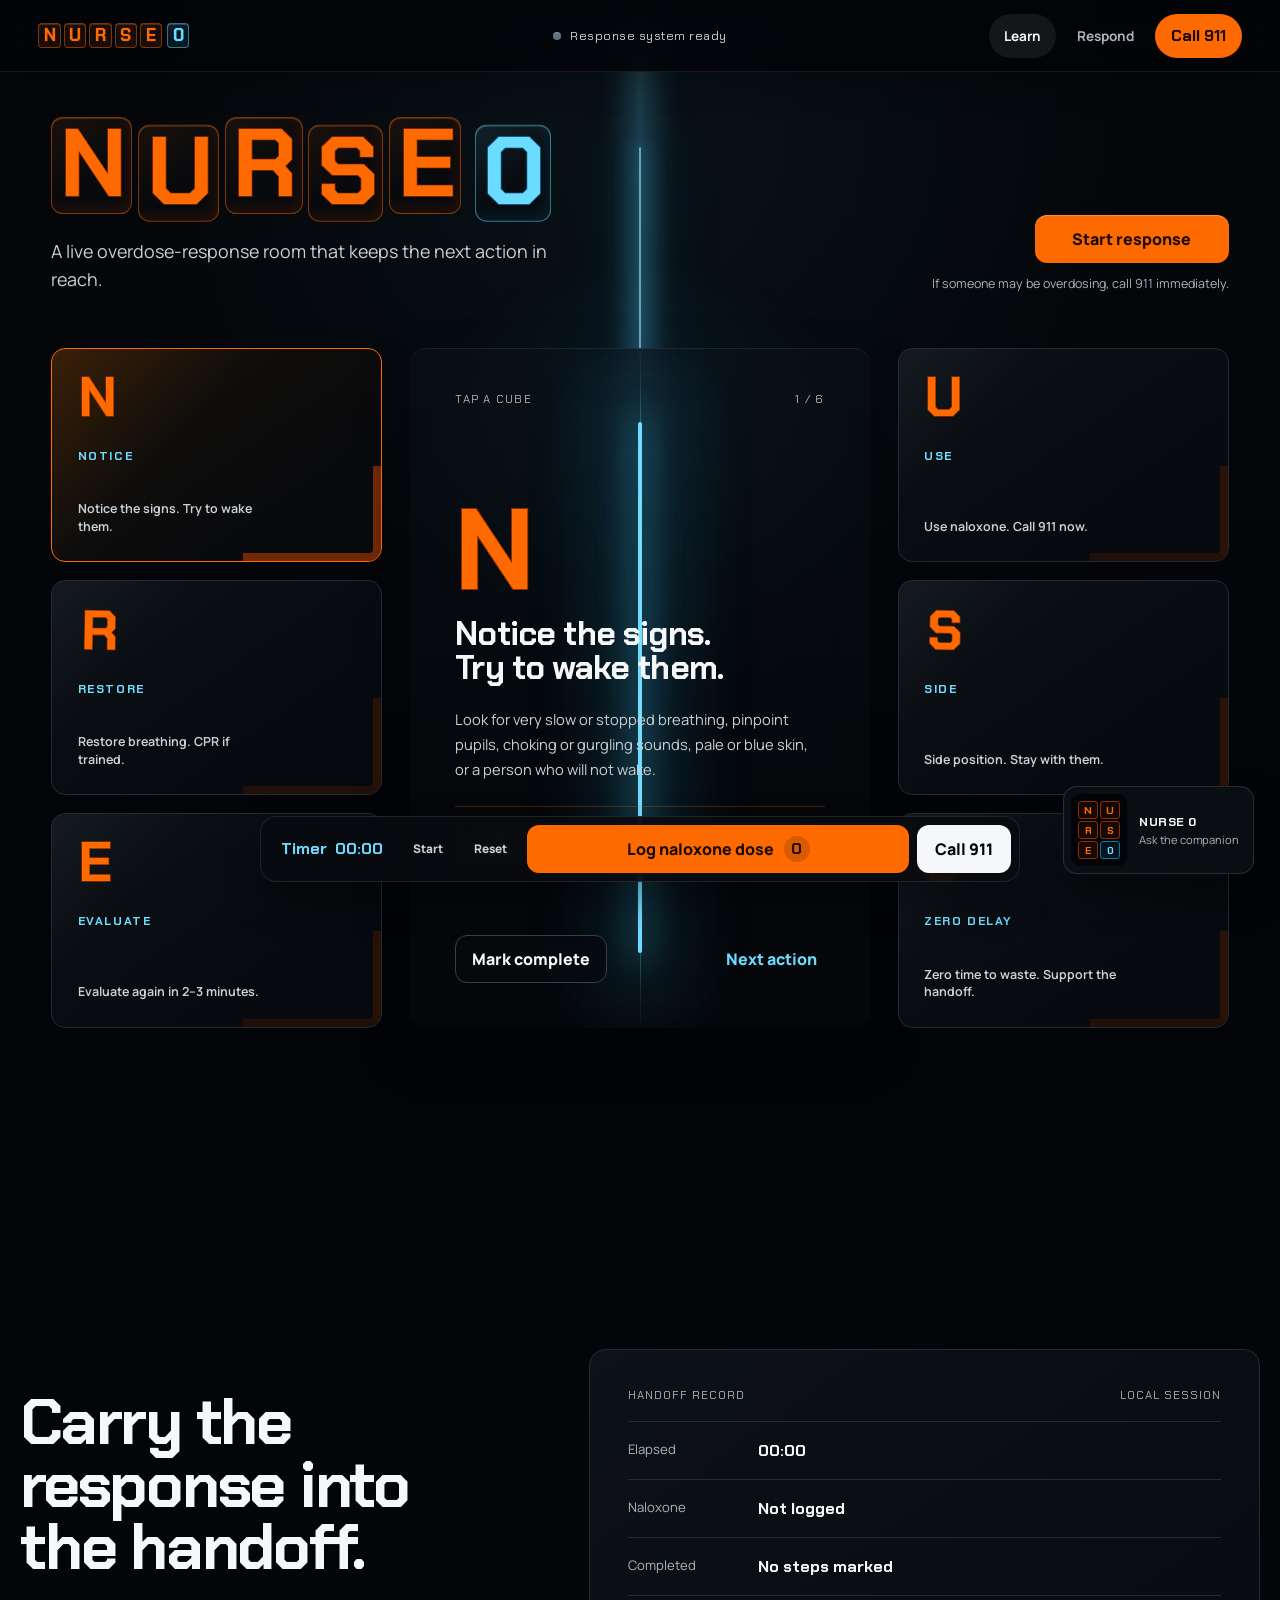
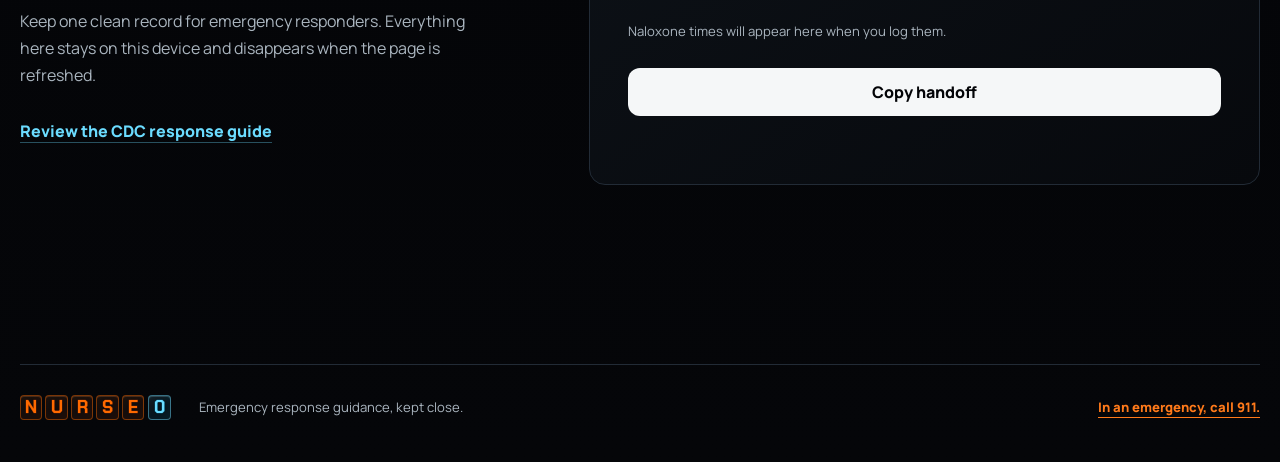
<file: index.html>
<!doctype html>
<html lang="en">
  <head>
    <meta charset="utf-8" />
    <meta name="viewport" content="width=device-width, initial-scale=1, viewport-fit=cover" />
    <meta name="theme-color" content="#030407" />
    <meta name="description" content="NURSE 0 keeps overdose response steps, a timer, and an emergency handoff within reach." />
    <title>NURSE 0 | Overdose Response Companion</title>
    <link rel="preconnect" href="https://fonts.googleapis.com" />
    <link rel="preconnect" href="https://fonts.gstatic.com" crossorigin="" />
    <link href="https://fonts.googleapis.com/css2?family=Chakra+Petch:wght@500;600;700&family=Manrope:wght@400;500;600;700;800&display=swap" rel="stylesheet" />
    <link rel="stylesheet" href="nurse.css" />
    <script src="nurse.js" defer></script>
  </head>
  <body data-initial-mode="explore">
    <!--
      THESIS: The emergency protocol is the interface; no conventional hero or page stack.
      OWN-WORLD: Glossy midnight surfaces, rich orange response cubes, one cool-blue signal spine.
      STORY: Recognize NURSE 0, choose the next step, time the response, and hand off cleanly.
      FIRST VIEWPORT: Six letter cubes orbit a full-height live guidance core with 911 always visible.
      FORM: Response chamber; the user's recording and marked cube reference pin the direction.
    -->
    <a class="skip-link" href="#response-room">Skip to response room</a>

    <main class="nurse-shell">
      <header class="top-rail">
        <a class="brand-link" href="index.html" aria-label="NURSE home">
          <span class="nurse-mark nurse-mark--compact" aria-hidden="true">
            <span>N</span><span>U</span><span>R</span><span>S</span><span>E</span><span class="nurse-mark__zero">0</span>
          </span>
        </a>
        <div class="top-rail__status" aria-live="polite">
          <span class="status-pip" data-status-pip></span>
          <span data-status>Response system ready</span>
        </div>
        <nav class="top-rail__nav" aria-label="Primary navigation">
          <button type="button" class="rail-link is-active" data-mode="explore">Learn</button>
          <button type="button" class="rail-link" data-mode="respond">Respond</button>
          <a class="call-link" href="tel:911" aria-label="Call 911"><span>Call 911</span></a>
        </nav>
      </header>

      <section id="response-room" class="response-room" aria-labelledby="response-title">
        <div class="signal-field" aria-hidden="true">
          <div class="signal-field__beam"></div>
          <div class="signal-field__core"></div>
        </div>

        <div class="room-intro">
          <div>
            <h1 id="response-title">
              <span class="sr-only">NURSE zero.</span>
              <span class="nurse-mark" aria-hidden="true">
                <span>N</span><span>U</span><span>R</span><span>S</span><span>E</span><span class="nurse-mark__zero">0</span>
              </span>
            </h1>
            <p class="room-intro__lede">A live overdose-response room that keeps the next action in reach.</p>
          </div>
          <div class="room-intro__actions">
            <button type="button" class="primary-action" data-start>Start response</button>
            <p>If someone may be overdosing, call 911 immediately.</p>
          </div>
        </div>

        <div class="chamber-layout">
          <div class="step-bank step-bank--left" role="list" aria-label="NURSE steps one, three, and five">
            <button type="button" role="listitem" class="step-cube is-selected" data-step="0" aria-pressed="true">
              <span class="step-cube__cap"><span class="step-cube__letter">N</span><span class="step-cube__done" data-done hidden>Done</span></span>
              <span class="step-cube__name">Notice</span>
              <span class="step-cube__short">Notice the signs. Try to wake them.</span>
              <span class="step-cube__edge" aria-hidden="true"></span>
            </button>
            <button type="button" role="listitem" class="step-cube" data-step="2" aria-pressed="false">
              <span class="step-cube__cap"><span class="step-cube__letter">R</span><span class="step-cube__done" data-done hidden>Done</span></span>
              <span class="step-cube__name">Restore</span>
              <span class="step-cube__short">Restore breathing. CPR if trained.</span>
              <span class="step-cube__edge" aria-hidden="true"></span>
            </button>
            <button type="button" role="listitem" class="step-cube" data-step="4" aria-pressed="false">
              <span class="step-cube__cap"><span class="step-cube__letter">E</span><span class="step-cube__done" data-done hidden>Done</span></span>
              <span class="step-cube__name">Evaluate</span>
              <span class="step-cube__short">Evaluate again in 2–3 minutes.</span>
              <span class="step-cube__edge" aria-hidden="true"></span>
            </button>
          </div>

          <article class="response-core" aria-live="polite" aria-labelledby="active-step-title">
            <div class="response-core__signal" aria-hidden="true"><span></span></div>
            <div class="response-core__topline"><span data-guidance-label>Tap a cube</span><span data-step-count>1 / 6</span></div>
            <div class="response-core__content" data-core-content>
              <span class="response-core__letter" data-core-letter aria-hidden="true">N</span>
              <h2 id="active-step-title" data-core-title>Notice the signs. Try to wake them.</h2>
              <p data-core-detail>Look for very slow or stopped breathing, pinpoint pupils, choking or gurgling sounds, pale or blue skin, or a person who will not wake.</p>
              <div class="response-core__cue"><span data-core-cue>Shout their name. Rub your knuckles firmly on the center of their chest.</span></div>
            </div>
            <div class="response-core__controls">
              <button type="button" class="secondary-action" data-complete>Mark complete</button>
              <button type="button" class="text-action" data-next>Next action</button>
            </div>
          </article>

          <div class="step-bank step-bank--right" role="list" aria-label="NURSE steps two, four, and six">
            <button type="button" role="listitem" class="step-cube" data-step="1" aria-pressed="false">
              <span class="step-cube__cap"><span class="step-cube__letter">U</span><span class="step-cube__done" data-done hidden>Done</span></span>
              <span class="step-cube__name">Use</span>
              <span class="step-cube__short">Use naloxone. Call 911 now.</span>
              <span class="step-cube__edge" aria-hidden="true"></span>
            </button>
            <button type="button" role="listitem" class="step-cube" data-step="3" aria-pressed="false">
              <span class="step-cube__cap"><span class="step-cube__letter">S</span><span class="step-cube__done" data-done hidden>Done</span></span>
              <span class="step-cube__name">Side</span>
              <span class="step-cube__short">Side position. Stay with them.</span>
              <span class="step-cube__edge" aria-hidden="true"></span>
            </button>
            <button type="button" role="listitem" class="step-cube" data-step="5" aria-pressed="false">
              <span class="step-cube__cap"><span class="step-cube__letter">0</span><span class="step-cube__done" data-done hidden>Done</span></span>
              <span class="step-cube__name">Zero delay</span>
              <span class="step-cube__short">Zero time to waste. Support the handoff.</span>
              <span class="step-cube__edge" aria-hidden="true"></span>
            </button>
          </div>
        </div>

        <div class="action-dock" aria-label="Response tools">
          <div class="timer-module">
            <div class="timer-module__readout"><span>Timer</span><span data-timer>00:00</span></div>
            <button type="button" class="timer-control" data-timer-toggle>Start</button>
            <button type="button" class="timer-control" data-timer-reset>Reset</button>
          </div>
          <button type="button" class="dose-action" data-dose>Log naloxone dose <span data-dose-count>0</span></button>
          <a class="dock-call" href="tel:911">Call 911</a>
        </div>
      </section>

      <section class="handoff-section" aria-labelledby="handoff-title">
        <div class="handoff-section__lead">
          <h2 id="handoff-title">Carry the response into the handoff.</h2>
          <p>Keep one clean record for emergency responders. Everything here stays on this device and disappears when the page is refreshed.</p>
          <a class="source-link" href="https://www.cdc.gov/stop-overdose/response/index.html" target="_blank" rel="noreferrer">Review the CDC response guide</a>
        </div>
        <div class="handoff-console">
          <div class="handoff-console__header"><span>Handoff record</span><span>Local session</span></div>
          <dl>
            <div><dt>Elapsed</dt><dd data-handoff-elapsed>00:00</dd></div>
            <div><dt>Naloxone</dt><dd data-handoff-doses>Not logged</dd></div>
            <div><dt>Completed</dt><dd data-handoff-completed>No steps marked</dd></div>
          </dl>
          <div class="dose-log" data-dose-log><span class="dose-log__empty">Naloxone times will appear here when you log them.</span></div>
          <button type="button" class="copy-action" data-copy>Copy handoff</button>
          <p class="copy-status" data-copy-status role="status"></p>
        </div>
      </section>

      <footer class="site-footer">
        <span class="nurse-mark nurse-mark--compact" aria-hidden="true">
          <span>N</span><span>U</span><span>R</span><span>S</span><span>E</span><span class="nurse-mark__zero">0</span>
        </span>
        <p>Emergency response guidance, kept close.</p>
        <a href="tel:911">In an emergency, call 911.</a>
      </footer>

      <div class="companion-wrap">
        <aside id="nurse-companion-panel" class="companion-panel" aria-labelledby="companion-title" hidden>
          <div class="companion-panel__header">
            <div><span>NURSE 0 companion</span><strong id="companion-title" data-companion-title>Notice the signs. Try to wake them.</strong></div>
            <button type="button" class="timer-control" data-companion-close aria-label="Close NURSE companion">Close</button>
          </div>
          <p data-companion-cue>Shout their name. Rub your knuckles firmly on the center of their chest.</p>
          <div class="companion-panel__steps" aria-label="Choose a response step">
            <button type="button" class="is-active" data-companion-step="0" aria-label="Open Notice step">N</button>
            <button type="button" data-companion-step="1" aria-label="Open Use step">U</button>
            <button type="button" data-companion-step="2" aria-label="Open Restore step">R</button>
            <button type="button" data-companion-step="3" aria-label="Open Side step">S</button>
            <button type="button" data-companion-step="4" aria-label="Open Evaluate step">E</button>
            <button type="button" data-companion-step="5" aria-label="Open Zero delay step">0</button>
          </div>
          <button type="button" class="companion-primary" data-start>Keep guiding me</button>
        </aside>
        <button type="button" class="companion-button" data-companion-toggle aria-expanded="false" aria-controls="nurse-companion-panel">
          <span class="letter-companion" aria-hidden="true">
            <span class="letter-companion__cell">N</span><span class="letter-companion__cell">U</span>
            <span class="letter-companion__cell">R</span><span class="letter-companion__cell">S</span>
            <span class="letter-companion__cell">E</span><span class="letter-companion__cell">0</span>
          </span>
          <span class="companion-button__label"><strong>NURSE 0</strong><span data-companion-label>Ask the companion</span></span>
        </button>
      </div>
    </main>
  </body>
</html>
</file>
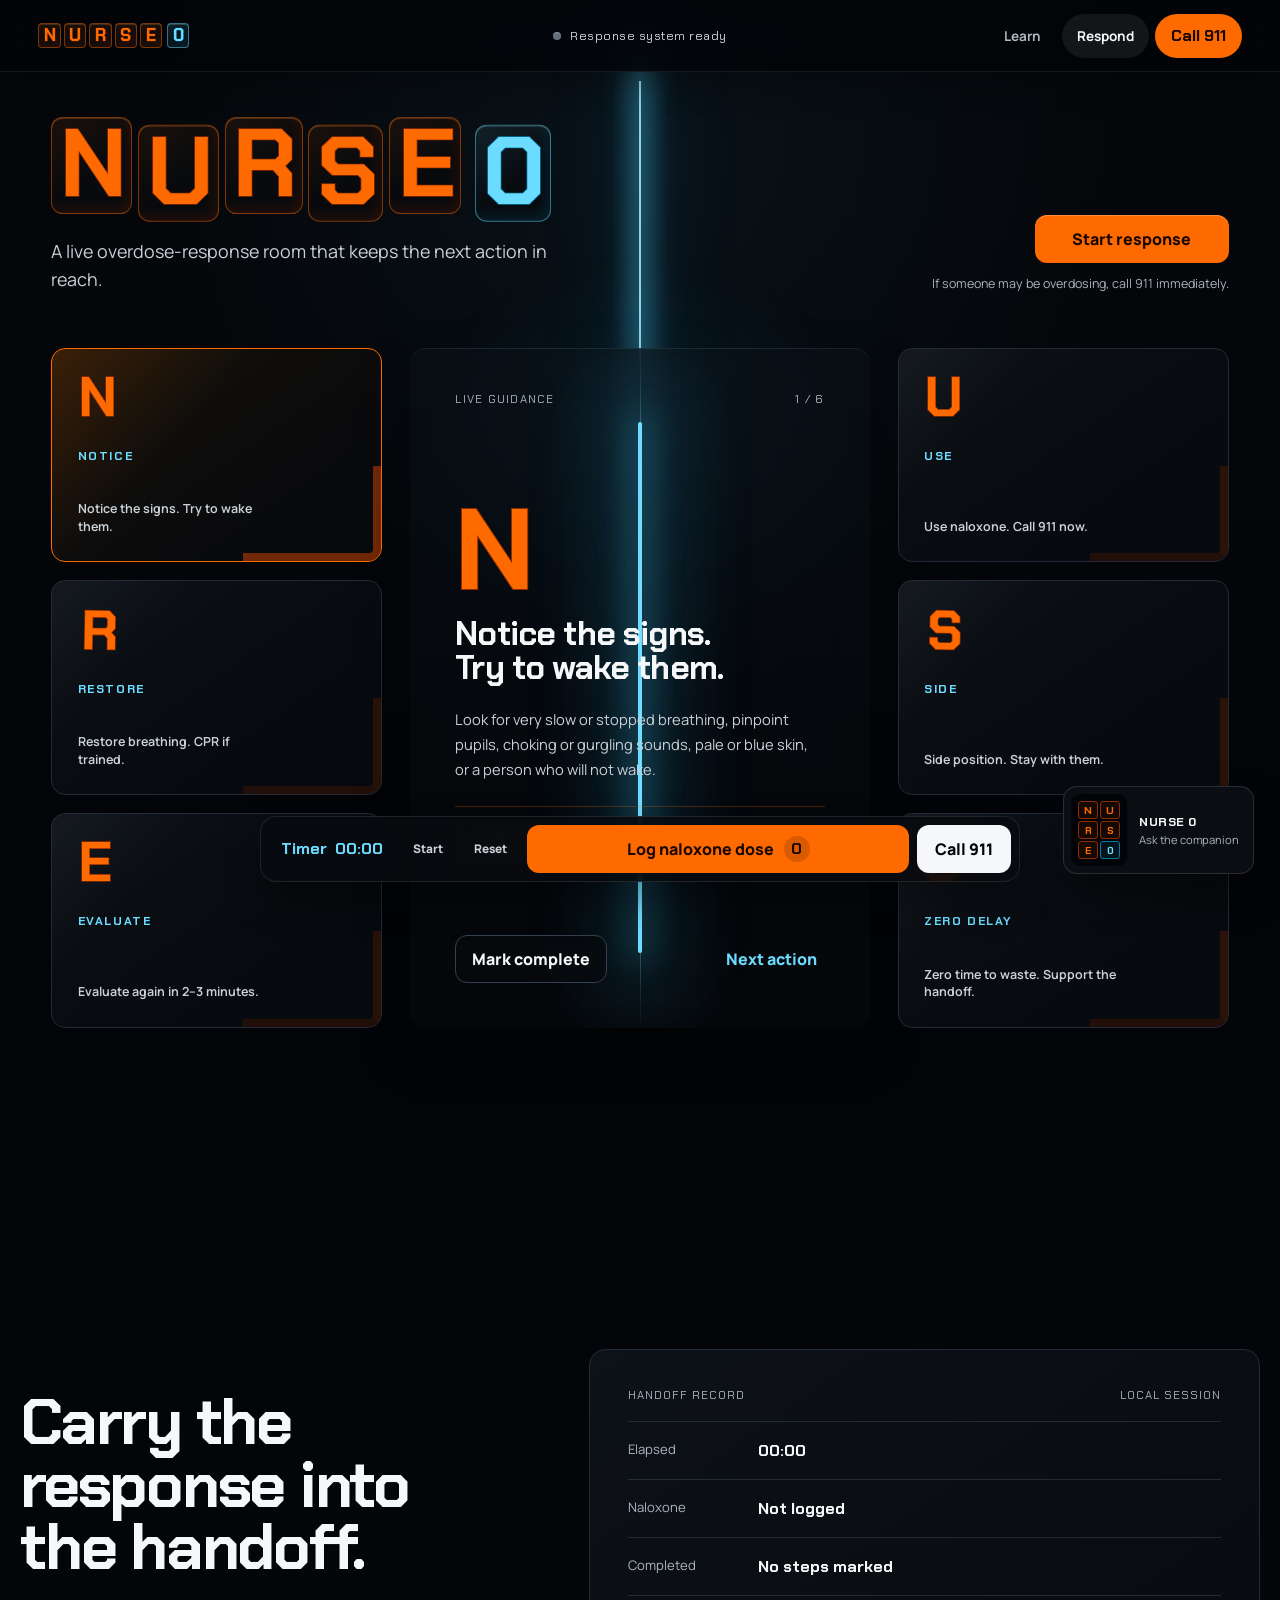
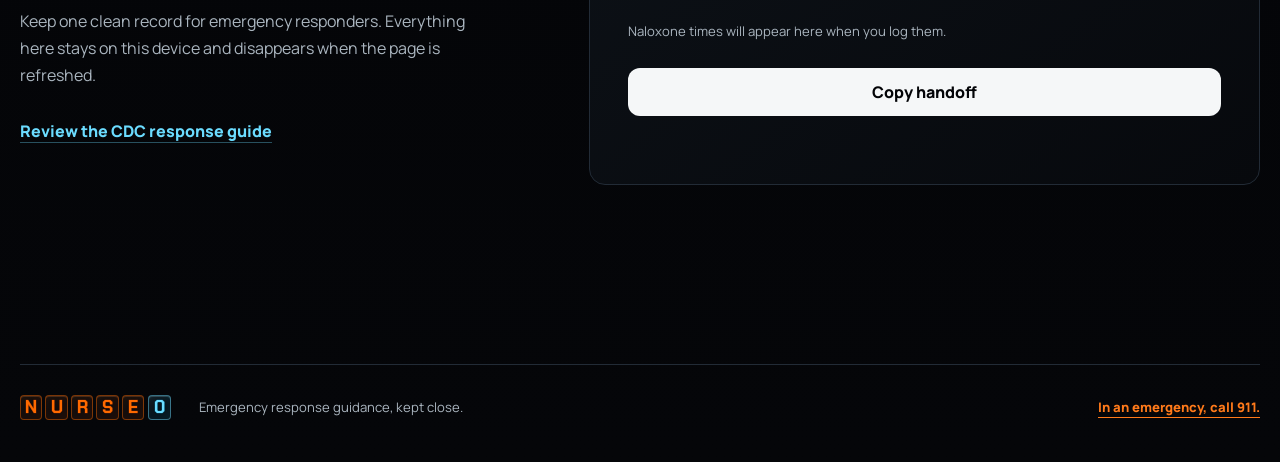
<file: dashboard.html>
<!doctype html>
<html lang="en">
  <head>
    <meta charset="utf-8" />
    <meta name="viewport" content="width=device-width, initial-scale=1, viewport-fit=cover" />
    <meta name="theme-color" content="#030407" />
    <meta name="description" content="NURSE 0 keeps overdose response steps, a timer, and an emergency handoff within reach." />
    <title>NURSE 0 | Live Response Room</title>
    <link rel="preconnect" href="https://fonts.googleapis.com" />
    <link rel="preconnect" href="https://fonts.gstatic.com" crossorigin="" />
    <link href="https://fonts.googleapis.com/css2?family=Chakra+Petch:wght@500;600;700&family=Manrope:wght@400;500;600;700;800&display=swap" rel="stylesheet" />
    <link rel="stylesheet" href="nurse.css" />
    <script src="nurse.js" defer></script>
  </head>
  <body data-initial-mode="respond">
    <!--
      THESIS: The emergency protocol is the interface; no conventional hero or page stack.
      OWN-WORLD: Glossy midnight surfaces, rich orange response cubes, one cool-blue signal spine.
      STORY: Recognize NURSE 0, choose the next step, time the response, and hand off cleanly.
      FIRST VIEWPORT: Six letter cubes orbit a full-height live guidance core with 911 always visible.
      FORM: Response chamber; the user's recording and marked cube reference pin the direction.
    -->
    <a class="skip-link" href="#response-room">Skip to response room</a>

    <main class="nurse-shell">
      <header class="top-rail">
        <a class="brand-link" href="index.html" aria-label="NURSE home">
          <span class="nurse-mark nurse-mark--compact" aria-hidden="true">
            <span>N</span><span>U</span><span>R</span><span>S</span><span>E</span><span class="nurse-mark__zero">0</span>
          </span>
        </a>
        <div class="top-rail__status" aria-live="polite">
          <span class="status-pip" data-status-pip></span>
          <span data-status>Response system ready</span>
        </div>
        <nav class="top-rail__nav" aria-label="Primary navigation">
          <button type="button" class="rail-link" data-mode="explore">Learn</button>
          <button type="button" class="rail-link is-active" data-mode="respond">Respond</button>
          <a class="call-link" href="tel:911" aria-label="Call 911"><span>Call 911</span></a>
        </nav>
      </header>

      <section id="response-room" class="response-room" aria-labelledby="response-title">
        <div class="signal-field" aria-hidden="true">
          <div class="signal-field__beam"></div>
          <div class="signal-field__core"></div>
        </div>

        <div class="room-intro">
          <div>
            <h1 id="response-title">
              <span class="sr-only">NURSE zero.</span>
              <span class="nurse-mark" aria-hidden="true">
                <span>N</span><span>U</span><span>R</span><span>S</span><span>E</span><span class="nurse-mark__zero">0</span>
              </span>
            </h1>
            <p class="room-intro__lede">A live overdose-response room that keeps the next action in reach.</p>
          </div>
          <div class="room-intro__actions">
            <button type="button" class="primary-action" data-start>Start response</button>
            <p>If someone may be overdosing, call 911 immediately.</p>
          </div>
        </div>

        <div class="chamber-layout">
          <div class="step-bank step-bank--left" role="list" aria-label="NURSE steps one, three, and five">
            <button type="button" role="listitem" class="step-cube is-selected" data-step="0" aria-pressed="true">
              <span class="step-cube__cap"><span class="step-cube__letter">N</span><span class="step-cube__done" data-done hidden>Done</span></span>
              <span class="step-cube__name">Notice</span>
              <span class="step-cube__short">Notice the signs. Try to wake them.</span>
              <span class="step-cube__edge" aria-hidden="true"></span>
            </button>
            <button type="button" role="listitem" class="step-cube" data-step="2" aria-pressed="false">
              <span class="step-cube__cap"><span class="step-cube__letter">R</span><span class="step-cube__done" data-done hidden>Done</span></span>
              <span class="step-cube__name">Restore</span>
              <span class="step-cube__short">Restore breathing. CPR if trained.</span>
              <span class="step-cube__edge" aria-hidden="true"></span>
            </button>
            <button type="button" role="listitem" class="step-cube" data-step="4" aria-pressed="false">
              <span class="step-cube__cap"><span class="step-cube__letter">E</span><span class="step-cube__done" data-done hidden>Done</span></span>
              <span class="step-cube__name">Evaluate</span>
              <span class="step-cube__short">Evaluate again in 2–3 minutes.</span>
              <span class="step-cube__edge" aria-hidden="true"></span>
            </button>
          </div>

          <article class="response-core" aria-live="polite" aria-labelledby="active-step-title">
            <div class="response-core__signal" aria-hidden="true"><span></span></div>
            <div class="response-core__topline"><span data-guidance-label>Tap a cube</span><span data-step-count>1 / 6</span></div>
            <div class="response-core__content" data-core-content>
              <span class="response-core__letter" data-core-letter aria-hidden="true">N</span>
              <h2 id="active-step-title" data-core-title>Notice the signs. Try to wake them.</h2>
              <p data-core-detail>Look for very slow or stopped breathing, pinpoint pupils, choking or gurgling sounds, pale or blue skin, or a person who will not wake.</p>
              <div class="response-core__cue"><span data-core-cue>Shout their name. Rub your knuckles firmly on the center of their chest.</span></div>
            </div>
            <div class="response-core__controls">
              <button type="button" class="secondary-action" data-complete>Mark complete</button>
              <button type="button" class="text-action" data-next>Next action</button>
            </div>
          </article>

          <div class="step-bank step-bank--right" role="list" aria-label="NURSE steps two, four, and six">
            <button type="button" role="listitem" class="step-cube" data-step="1" aria-pressed="false">
              <span class="step-cube__cap"><span class="step-cube__letter">U</span><span class="step-cube__done" data-done hidden>Done</span></span>
              <span class="step-cube__name">Use</span>
              <span class="step-cube__short">Use naloxone. Call 911 now.</span>
              <span class="step-cube__edge" aria-hidden="true"></span>
            </button>
            <button type="button" role="listitem" class="step-cube" data-step="3" aria-pressed="false">
              <span class="step-cube__cap"><span class="step-cube__letter">S</span><span class="step-cube__done" data-done hidden>Done</span></span>
              <span class="step-cube__name">Side</span>
              <span class="step-cube__short">Side position. Stay with them.</span>
              <span class="step-cube__edge" aria-hidden="true"></span>
            </button>
            <button type="button" role="listitem" class="step-cube" data-step="5" aria-pressed="false">
              <span class="step-cube__cap"><span class="step-cube__letter">0</span><span class="step-cube__done" data-done hidden>Done</span></span>
              <span class="step-cube__name">Zero delay</span>
              <span class="step-cube__short">Zero time to waste. Support the handoff.</span>
              <span class="step-cube__edge" aria-hidden="true"></span>
            </button>
          </div>
        </div>

        <div class="action-dock" aria-label="Response tools">
          <div class="timer-module">
            <div class="timer-module__readout"><span>Timer</span><span data-timer>00:00</span></div>
            <button type="button" class="timer-control" data-timer-toggle>Start</button>
            <button type="button" class="timer-control" data-timer-reset>Reset</button>
          </div>
          <button type="button" class="dose-action" data-dose>Log naloxone dose <span data-dose-count>0</span></button>
          <a class="dock-call" href="tel:911">Call 911</a>
        </div>
      </section>

      <section class="handoff-section" aria-labelledby="handoff-title">
        <div class="handoff-section__lead">
          <h2 id="handoff-title">Carry the response into the handoff.</h2>
          <p>Keep one clean record for emergency responders. Everything here stays on this device and disappears when the page is refreshed.</p>
          <a class="source-link" href="https://www.cdc.gov/stop-overdose/response/index.html" target="_blank" rel="noreferrer">Review the CDC response guide</a>
        </div>
        <div class="handoff-console">
          <div class="handoff-console__header"><span>Handoff record</span><span>Local session</span></div>
          <dl>
            <div><dt>Elapsed</dt><dd data-handoff-elapsed>00:00</dd></div>
            <div><dt>Naloxone</dt><dd data-handoff-doses>Not logged</dd></div>
            <div><dt>Completed</dt><dd data-handoff-completed>No steps marked</dd></div>
          </dl>
          <div class="dose-log" data-dose-log><span class="dose-log__empty">Naloxone times will appear here when you log them.</span></div>
          <button type="button" class="copy-action" data-copy>Copy handoff</button>
          <p class="copy-status" data-copy-status role="status"></p>
        </div>
      </section>

      <footer class="site-footer">
        <span class="nurse-mark nurse-mark--compact" aria-hidden="true">
          <span>N</span><span>U</span><span>R</span><span>S</span><span>E</span><span class="nurse-mark__zero">0</span>
        </span>
        <p>Emergency response guidance, kept close.</p>
        <a href="tel:911">In an emergency, call 911.</a>
      </footer>

      <div class="companion-wrap">
        <aside id="nurse-companion-panel" class="companion-panel" aria-labelledby="companion-title" hidden>
          <div class="companion-panel__header">
            <div><span>NURSE 0 companion</span><strong id="companion-title" data-companion-title>Notice the signs. Try to wake them.</strong></div>
            <button type="button" class="timer-control" data-companion-close aria-label="Close NURSE companion">Close</button>
          </div>
          <p data-companion-cue>Shout their name. Rub your knuckles firmly on the center of their chest.</p>
          <div class="companion-panel__steps" aria-label="Choose a response step">
            <button type="button" class="is-active" data-companion-step="0" aria-label="Open Notice step">N</button>
            <button type="button" data-companion-step="1" aria-label="Open Use step">U</button>
            <button type="button" data-companion-step="2" aria-label="Open Restore step">R</button>
            <button type="button" data-companion-step="3" aria-label="Open Side step">S</button>
            <button type="button" data-companion-step="4" aria-label="Open Evaluate step">E</button>
            <button type="button" data-companion-step="5" aria-label="Open Zero delay step">0</button>
          </div>
          <button type="button" class="companion-primary" data-start>Keep guiding me</button>
        </aside>
        <button type="button" class="companion-button" data-companion-toggle aria-expanded="false" aria-controls="nurse-companion-panel">
          <span class="letter-companion" aria-hidden="true">
            <span class="letter-companion__cell">N</span><span class="letter-companion__cell">U</span>
            <span class="letter-companion__cell">R</span><span class="letter-companion__cell">S</span>
            <span class="letter-companion__cell">E</span><span class="letter-companion__cell">0</span>
          </span>
          <span class="companion-button__label"><strong>NURSE 0</strong><span data-companion-label>Ask the companion</span></span>
        </button>
      </div>
    </main>
  </body>
</html>
</file>
<file: nurse.css>
:root {
  --ink: #030407;
  --ink-soft: #070a0f;
  --surface: #0b0f15;
  --surface-raised: #10161e;
  --line: #222b36;
  --line-strong: #34404d;
  --paper: #f5f7f8;
  --muted: #aab5bf;
  --muted-strong: #cad1d7;
  --orange: #ff6a00;
  --orange-bright: #ff7a1a;
  --orange-deep: #8f2d00;
  --orange-dim: #4b210e;
  --signal: #6bdcff;
  --signal-deep: #087aa3;
  --danger: #ff4f3d;
  --font-ui: "Manrope", "Aptos", "Segoe UI Variable", sans-serif;
  --font-tech: "Chakra Petch", "Bahnschrift", sans-serif;
}

* {
  box-sizing: border-box;
}

html {
  scroll-behavior: smooth;
  background: var(--ink);
}

body {
  margin: 0;
  min-width: 320px;
  background: var(--ink);
  color: var(--paper);
  font-family: var(--font-ui);
  text-rendering: optimizeLegibility;
  overflow-x: hidden;
}

button,
a {
  -webkit-tap-highlight-color: transparent;
}

button {
  font: inherit;
}

[hidden] {
  display: none !important;
}

button:focus-visible,
a:focus-visible {
  outline: 2px solid var(--signal);
  outline-offset: 4px;
}

::selection {
  background: var(--orange);
  color: var(--ink);
}

* {
  scrollbar-width: thin;
  scrollbar-color: var(--orange-deep) var(--ink);
}

*::-webkit-scrollbar {
  width: 10px;
}

*::-webkit-scrollbar-track {
  background: var(--ink);
}

*::-webkit-scrollbar-thumb {
  background: var(--orange-deep);
  border: 2px solid var(--ink);
  border-radius: 999px;
}

.sr-only {
  position: absolute;
  width: 1px;
  height: 1px;
  padding: 0;
  margin: -1px;
  overflow: hidden;
  clip: rect(0, 0, 0, 0);
  white-space: nowrap;
  border: 0;
}

.skip-link {
  position: fixed;
  top: 12px;
  left: 12px;
  z-index: 30;
  transform: translateY(-160%);
  padding: 12px 16px;
  border-radius: 10px;
  background: var(--paper);
  color: var(--ink);
  font-weight: 800;
}

.skip-link:focus {
  transform: translateY(0);
}

.nurse-shell {
  min-height: 100dvh;
  background:
    radial-gradient(circle at 50% 8%, rgba(35, 88, 118, 0.14), transparent 31rem),
    linear-gradient(180deg, #05070a 0%, var(--ink) 45%, #050609 100%);
}

.top-rail {
  position: fixed;
  inset: 0 0 auto;
  z-index: 20;
  display: grid;
  grid-template-columns: 1fr auto 1fr;
  align-items: center;
  min-height: 72px;
  padding: 12px clamp(16px, 3vw, 44px);
  border-bottom: 1px solid rgba(255, 255, 255, 0.08);
  background: rgba(3, 4, 7, 0.86);
  backdrop-filter: blur(18px) saturate(130%);
  box-shadow: 0 12px 32px rgba(0, 0, 0, 0.24);
}

.brand-link {
  width: fit-content;
  color: inherit;
  text-decoration: none;
}

.nurse-mark {
  display: inline-flex;
  align-items: center;
  gap: clamp(2px, 0.45vw, 7px);
  font-family: var(--font-tech);
  font-size: clamp(3.35rem, 8vw, 6rem);
  font-weight: 700;
  letter-spacing: -0.035em;
  line-height: 0.88;
  color: var(--orange);
  -webkit-text-stroke: clamp(1px, 0.12vw, 2px) var(--orange-deep);
  paint-order: stroke fill;
}

.nurse-mark > span {
  display: inline-flex;
  align-items: center;
  justify-content: center;
  min-width: 0.72em;
  aspect-ratio: 0.84;
  padding: 0.04em 0.08em 0.07em;
  border: 1px solid rgba(255, 106, 0, 0.46);
  border-radius: 0.12em;
  background:
    linear-gradient(145deg, rgba(255, 106, 0, 0.08), transparent 55%),
    #080a0d;
  box-shadow:
    inset 0 1px 0 rgba(255, 154, 86, 0.2),
    inset -5px -6px 12px rgba(89, 28, 0, 0.28);
}

.nurse-mark > span:nth-child(even) {
  transform: translateY(0.08em);
}

.nurse-mark .nurse-mark__zero {
  margin-left: 0.08em;
  color: var(--signal);
  -webkit-text-stroke-color: var(--signal-deep);
  border-color: rgba(107, 220, 255, 0.48);
  background:
    linear-gradient(145deg, rgba(107, 220, 255, 0.11), transparent 58%),
    #080b10;
  box-shadow:
    inset 0 1px 0 rgba(176, 238, 255, 0.2),
    inset -5px -6px 12px rgba(3, 74, 100, 0.28);
}

.nurse-mark--compact {
  gap: 3px;
  font-size: 1.08rem;
  letter-spacing: -0.02em;
  -webkit-text-stroke-width: 0.6px;
}

.nurse-mark--compact > span {
  min-width: 1.4rem;
  height: 1.55rem;
  padding: 0;
  border-radius: 4px;
}

.nurse-mark--compact > span:nth-child(even) {
  transform: none;
}

.top-rail__status {
  display: inline-flex;
  align-items: center;
  gap: 9px;
  color: var(--muted-strong);
  font-family: var(--font-tech);
  font-size: 0.78rem;
  font-variant-numeric: tabular-nums;
  letter-spacing: 0.04em;
}

.status-pip {
  width: 8px;
  height: 8px;
  border-radius: 50%;
  background: #62707d;
  box-shadow: inset 0 1px 1px rgba(255, 255, 255, 0.25);
}

.status-pip.is-live {
  background: var(--signal);
  animation: status-breathe 1.8s ease-in-out infinite;
}

.top-rail__nav {
  justify-self: end;
  display: flex;
  align-items: center;
  gap: 6px;
}

.rail-link,
.call-link {
  min-height: 44px;
  border: 0;
  border-radius: 999px;
  cursor: pointer;
  text-decoration: none;
}

.rail-link {
  padding: 0 15px;
  background: transparent;
  color: var(--muted);
  font-size: 0.85rem;
  font-weight: 700;
}

.rail-link:hover,
.rail-link.is-active {
  color: var(--paper);
  background: rgba(255, 255, 255, 0.07);
}

.rail-link:active,
.call-link:active,
.primary-action:active,
.secondary-action:active,
.dose-action:active,
.dock-call:active,
.copy-action:active,
.companion-primary:active {
  transform: translateY(1px) scale(0.99);
}

.call-link {
  display: inline-flex;
  align-items: center;
  gap: 8px;
  padding: 0 16px;
  background: var(--orange);
  color: #180701;
  font-family: var(--font-tech);
  font-weight: 700;
}

.call-link svg {
  width: 18px;
  height: 18px;
}

.response-room {
  position: relative;
  isolation: isolate;
  min-height: 100dvh;
  padding: clamp(106px, 13vh, 146px) clamp(16px, 4vw, 64px) 48px;
  overflow: clip;
}

.response-room.is-active .signal-field__core {
  opacity: 1;
  transform: scaleY(1);
}

.signal-field {
  position: sticky;
  top: 0;
  z-index: -1;
  width: 100%;
  height: 100dvh;
  margin-top: calc(clamp(106px, 13vh, 146px) * -1);
  margin-bottom: calc(-100dvh + clamp(106px, 13vh, 146px));
  pointer-events: none;
}

.signal-field::before {
  content: "";
  position: absolute;
  inset: 0;
  background:
    radial-gradient(ellipse at 50% 50%, rgba(48, 157, 201, 0.11), transparent 30%),
    linear-gradient(90deg, transparent 49.5%, rgba(69, 190, 234, 0.05) 50%, transparent 50.5%);
}

.signal-field__beam {
  position: absolute;
  top: 4%;
  bottom: 4%;
  left: 50%;
  width: clamp(34px, 4.5vw, 72px);
  transform: translateX(-50%);
  border-radius: 999px;
  background: linear-gradient(
    90deg,
    transparent,
    rgba(32, 155, 208, 0.08) 20%,
    rgba(112, 222, 255, 0.45) 49%,
    rgba(44, 170, 219, 0.1) 80%,
    transparent
  );
  filter: blur(13px);
  opacity: 0.72;
}

.signal-field__core {
  position: absolute;
  top: 9%;
  bottom: 9%;
  left: calc(50% - 1px);
  width: 2px;
  transform: scaleY(0.82);
  transform-origin: center;
  background: rgba(167, 236, 255, 0.84);
  box-shadow:
    0 0 22px 5px rgba(34, 171, 222, 0.36),
    0 0 82px 18px rgba(13, 115, 160, 0.16);
  opacity: 0.7;
}

.room-intro {
  position: relative;
  z-index: 2;
  display: flex;
  align-items: flex-end;
  justify-content: space-between;
  gap: clamp(28px, 6vw, 80px);
  width: min(1440px, 100%);
  margin: 0 auto clamp(38px, 6vh, 68px);
}

.room-intro h1 {
  margin: 0;
}

.room-intro__lede {
  max-width: 47ch;
  margin: 24px 0 0;
  color: var(--muted-strong);
  font-size: clamp(1rem, 1.4vw, 1.22rem);
  line-height: 1.55;
}

.room-intro__actions {
  display: grid;
  justify-items: end;
  gap: 12px;
  max-width: 320px;
}

.room-intro__actions p {
  margin: 0;
  color: var(--muted);
  font-size: 0.78rem;
  line-height: 1.5;
  text-align: right;
}

.primary-action,
.secondary-action,
.text-action,
.dose-action,
.dock-call,
.copy-action,
.companion-primary {
  display: inline-flex;
  align-items: center;
  justify-content: center;
  gap: 10px;
  min-height: 48px;
  border: 0;
  border-radius: 12px;
  cursor: pointer;
  font-weight: 800;
  text-decoration: none;
}

.primary-action {
  min-width: 194px;
  padding: 0 20px;
  background: var(--orange);
  color: #1b0801;
  box-shadow: inset 0 1px 0 rgba(255, 204, 170, 0.35);
}

.primary-action:hover,
.dose-action:hover,
.companion-primary:hover {
  background: var(--orange-bright);
}

.chamber-layout {
  position: relative;
  z-index: 2;
  display: grid;
  grid-template-columns: minmax(218px, 0.88fr) minmax(360px, 1.22fr) minmax(218px, 0.88fr);
  gap: clamp(16px, 2.2vw, 34px);
  width: min(1440px, 100%);
  min-height: min(680px, calc(100dvh - 150px));
  margin: 0 auto;
}

.step-bank {
  display: grid;
  grid-template-rows: repeat(3, minmax(168px, 1fr));
  gap: clamp(12px, 1.4vw, 20px);
}

.step-cube {
  position: relative;
  display: grid;
  grid-template-rows: auto auto 1fr;
  min-width: 0;
  padding: clamp(18px, 2vw, 28px);
  overflow: hidden;
  border: 1px solid var(--line);
  border-radius: 14px;
  background:
    linear-gradient(132deg, rgba(255, 255, 255, 0.035), transparent 28%),
    linear-gradient(145deg, #0d1218, #070a0e 68%);
  color: var(--paper);
  cursor: pointer;
  text-align: left;
  transform-style: preserve-3d;
}

.step-cube:hover {
  border-color: rgba(255, 106, 0, 0.5);
  background:
    linear-gradient(132deg, rgba(255, 126, 35, 0.07), transparent 35%),
    linear-gradient(145deg, #11161d, #080a0e 68%);
}

.step-cube.is-selected {
  border-color: var(--orange);
  background:
    linear-gradient(132deg, rgba(255, 106, 0, 0.16), transparent 40%),
    linear-gradient(145deg, #151109, #090a0d 72%);
}

.step-cube__edge {
  position: absolute;
  right: 0;
  bottom: 0;
  width: 42%;
  height: 45%;
  border-right: 8px solid rgba(74, 27, 5, 0.54);
  border-bottom: 8px solid rgba(74, 27, 5, 0.42);
  border-radius: 0 0 12px 0;
  pointer-events: none;
}

.step-cube.is-selected .step-cube__edge {
  border-color: rgba(162, 55, 4, 0.68);
}

.step-cube__cap {
  display: flex;
  align-items: flex-start;
  justify-content: space-between;
  min-height: 62px;
}

.step-cube__letter {
  font-family: var(--font-tech);
  font-size: clamp(2.7rem, 4.3vw, 4.4rem);
  font-weight: 700;
  letter-spacing: -0.035em;
  line-height: 0.85;
  color: var(--orange);
  -webkit-text-stroke: 1.5px var(--orange-deep);
  paint-order: stroke fill;
}

.step-cube:nth-child(2) .step-cube__letter {
  transform: translateX(3px) rotate(1deg);
}

.step-cube__done {
  display: inline-flex;
  align-items: center;
  justify-content: center;
  width: 28px;
  height: 28px;
  border-radius: 50%;
  background: var(--signal);
  color: #032430;
}

.step-cube__done svg {
  width: 16px;
  height: 16px;
}

.step-cube__name {
  margin-top: 12px;
  color: var(--signal);
  font-family: var(--font-tech);
  font-size: 0.75rem;
  font-weight: 700;
  letter-spacing: 0.13em;
  text-transform: uppercase;
}

.step-cube__short {
  align-self: end;
  max-width: 25ch;
  margin-top: 9px;
  color: var(--muted-strong);
  font-size: clamp(0.78rem, 0.92vw, 0.96rem);
  font-weight: 650;
  line-height: 1.42;
}

.response-core {
  position: sticky;
  top: 102px;
  align-self: start;
  display: flex;
  flex-direction: column;
  min-height: min(680px, calc(100dvh - 128px));
  padding: clamp(24px, 3.5vw, 50px);
  overflow: hidden;
  border-radius: 16px;
  background:
    linear-gradient(180deg, rgba(8, 13, 19, 0.78), rgba(5, 7, 10, 0.94)),
    radial-gradient(circle at 50% 12%, rgba(72, 199, 244, 0.14), transparent 45%);
  box-shadow:
    inset 0 1px 0 rgba(184, 235, 255, 0.1),
    0 24px 54px rgba(0, 0, 0, 0.28);
  backdrop-filter: blur(12px);
}

.response-core::before,
.response-core::after {
  content: "";
  position: absolute;
  inset: 0 auto 0 50%;
  pointer-events: none;
}

.response-core::before {
  width: 42%;
  transform: translateX(-50%);
  background: linear-gradient(90deg, transparent, rgba(78, 191, 233, 0.08), transparent);
  filter: blur(22px);
}

.response-core::after {
  width: 1px;
  background: linear-gradient(transparent, rgba(133, 228, 255, 0.42) 18%, rgba(133, 228, 255, 0.42) 82%, transparent);
}

.response-core__signal {
  position: absolute;
  inset: 0;
  pointer-events: none;
}

.response-core__signal span {
  position: absolute;
  top: 11%;
  bottom: 11%;
  left: calc(50% - 2px);
  width: 4px;
  border-radius: 999px;
  background: var(--signal);
  box-shadow:
    0 0 32px 10px rgba(59, 193, 239, 0.23),
    0 0 92px 25px rgba(9, 105, 145, 0.15);
}

.response-core__topline {
  position: relative;
  z-index: 1;
  display: flex;
  justify-content: space-between;
  gap: 20px;
  color: var(--muted);
  font-family: var(--font-tech);
  font-size: 0.72rem;
  font-variant-numeric: tabular-nums;
  letter-spacing: 0.11em;
  text-transform: uppercase;
}

.response-core__content {
  position: relative;
  z-index: 1;
  display: flex;
  flex: 1;
  flex-direction: column;
  justify-content: center;
  align-items: flex-start;
  max-width: 540px;
  padding: clamp(42px, 7vh, 84px) 0 28px;
}

.response-core__letter {
  margin-bottom: 26px;
  font-family: var(--font-tech);
  font-size: clamp(5rem, 9vw, 8.5rem);
  font-weight: 700;
  letter-spacing: -0.04em;
  line-height: 0.7;
  color: var(--orange);
  -webkit-text-stroke: 2px var(--orange-deep);
  paint-order: stroke fill;
}

.response-core h2 {
  max-width: 16ch;
  margin: 0;
  font-family: var(--font-tech);
  font-size: clamp(1.65rem, 2.6vw, 2.8rem);
  font-weight: 700;
  letter-spacing: -0.025em;
  line-height: 1.02;
  text-wrap: balance;
}

.response-core__content > p {
  max-width: 57ch;
  margin: 22px 0 0;
  color: var(--muted-strong);
  font-size: clamp(0.92rem, 1.05vw, 1.04rem);
  line-height: 1.7;
}

.response-core__cue {
  display: flex;
  gap: 10px;
  max-width: 54ch;
  margin-top: 24px;
  padding-top: 18px;
  border-top: 1px solid rgba(255, 106, 0, 0.26);
  color: #ffd2b2;
  font-size: 0.85rem;
  line-height: 1.55;
}

.response-core__cue svg {
  flex: 0 0 auto;
  width: 18px;
  height: 18px;
  margin-top: 2px;
  color: var(--orange);
}

.response-core__controls {
  position: relative;
  z-index: 1;
  display: flex;
  align-items: center;
  justify-content: space-between;
  gap: 16px;
}

.secondary-action {
  padding: 0 16px;
  border: 1px solid var(--line-strong);
  background: rgba(7, 10, 14, 0.76);
  color: var(--paper);
}

.secondary-action:hover {
  border-color: var(--orange);
}

.text-action {
  padding: 0 8px;
  background: transparent;
  color: var(--signal);
}

.text-action:hover {
  color: #b6edff;
}

.action-dock {
  position: sticky;
  bottom: 18px;
  z-index: 6;
  display: grid;
  grid-template-columns: auto minmax(180px, 1fr) auto;
  gap: 8px;
  width: min(760px, calc(100% - 32px));
  margin: 28px auto 0;
  padding: 8px;
  border: 1px solid rgba(255, 255, 255, 0.1);
  border-radius: 16px;
  background: rgba(8, 11, 15, 0.9);
  box-shadow: 0 18px 36px rgba(0, 0, 0, 0.36);
  backdrop-filter: blur(18px) saturate(135%);
}

.timer-module {
  display: flex;
  align-items: center;
  gap: 4px;
}

.timer-module__readout {
  display: flex;
  align-items: center;
  gap: 8px;
  min-height: 48px;
  padding: 0 12px;
  color: var(--signal);
  font-family: var(--font-tech);
  font-size: 1rem;
  font-variant-numeric: tabular-nums;
  font-weight: 700;
}

.timer-module__readout svg,
.icon-action svg {
  width: 19px;
  height: 19px;
}

.timer-control {
  display: inline-flex;
  align-items: center;
  justify-content: center;
  min-width: 58px;
  min-height: 44px;
  padding: 0 10px;
  border: 1px solid transparent;
  border-radius: 10px;
  background: transparent;
  color: var(--muted-strong);
  cursor: pointer;
  font-size: 0.74rem;
  font-weight: 800;
}

.timer-control:hover {
  border-color: var(--line-strong);
  background: rgba(255, 255, 255, 0.05);
  color: var(--paper);
}

.icon-action {
  display: inline-flex;
  align-items: center;
  justify-content: center;
  width: 44px;
  height: 44px;
  flex: 0 0 44px;
  border: 1px solid transparent;
  border-radius: 10px;
  background: transparent;
  color: var(--muted-strong);
  cursor: pointer;
}

.icon-action:hover {
  border-color: var(--line-strong);
  background: rgba(255, 255, 255, 0.05);
  color: var(--paper);
}

.dose-action {
  padding: 0 16px;
  background: var(--orange);
  color: #1b0801;
}

.dose-action span {
  display: inline-flex;
  align-items: center;
  justify-content: center;
  min-width: 26px;
  height: 26px;
  border-radius: 999px;
  background: rgba(27, 8, 1, 0.16);
  font-family: var(--font-tech);
  font-variant-numeric: tabular-nums;
}

.dock-call {
  padding: 0 18px;
  background: var(--paper);
  color: var(--ink);
}

.dock-call:hover {
  background: #ffffff;
}

.handoff-section {
  display: grid;
  grid-template-columns: minmax(0, 0.82fr) minmax(420px, 1.18fr);
  gap: clamp(52px, 8vw, 120px);
  width: min(1240px, calc(100% - 40px));
  margin: 0 auto;
  padding: clamp(100px, 14vw, 190px) 0;
}

.handoff-section__lead {
  align-self: center;
}

.handoff-section h2 {
  max-width: 15ch;
  margin: 0;
  font-family: var(--font-tech);
  font-size: clamp(2.3rem, 5vw, 4.8rem);
  font-weight: 700;
  letter-spacing: -0.035em;
  line-height: 0.98;
  text-wrap: balance;
}

.handoff-section__lead > p {
  max-width: 58ch;
  margin: 28px 0 0;
  color: var(--muted);
  font-size: 1rem;
  line-height: 1.7;
}

.source-link {
  display: inline-flex;
  align-items: center;
  gap: 9px;
  margin-top: 30px;
  color: var(--signal);
  font-weight: 800;
  text-decoration: underline;
  text-decoration-color: rgba(107, 220, 255, 0.35);
  text-underline-offset: 5px;
}

.source-link:hover {
  text-decoration-color: currentColor;
}

.handoff-console {
  align-self: start;
  padding: clamp(22px, 3vw, 38px);
  border: 1px solid var(--line);
  border-radius: 16px;
  background: linear-gradient(145deg, #0d1218, #07090d);
}

.handoff-console__header {
  display: flex;
  justify-content: space-between;
  gap: 20px;
  padding-bottom: 18px;
  border-bottom: 1px solid var(--line);
  color: var(--muted);
  font-family: var(--font-tech);
  font-size: 0.72rem;
  letter-spacing: 0.09em;
  text-transform: uppercase;
}

.handoff-console dl {
  margin: 0;
}

.handoff-console dl > div {
  display: grid;
  grid-template-columns: 112px 1fr;
  gap: 18px;
  padding: 18px 0;
  border-bottom: 1px solid var(--line);
}

.handoff-console dt {
  color: var(--muted);
  font-size: 0.82rem;
}

.handoff-console dd {
  margin: 0;
  color: var(--paper);
  font-family: var(--font-tech);
  font-variant-numeric: tabular-nums;
  font-weight: 700;
}

.dose-log {
  display: flex;
  flex-wrap: wrap;
  gap: 8px;
  min-height: 72px;
  padding: 18px 0;
}

.dose-log > span:not(.dose-log__empty) {
  display: inline-flex;
  align-items: center;
  height: 34px;
  padding: 0 12px;
  border-radius: 999px;
  background: rgba(255, 106, 0, 0.12);
  color: #ffd0ae;
  font-family: var(--font-tech);
  font-size: 0.76rem;
}

.dose-log__empty {
  align-self: center;
  color: var(--muted);
  font-size: 0.82rem;
  line-height: 1.5;
}

.copy-action {
  width: 100%;
  padding: 0 18px;
  background: var(--paper);
  color: var(--ink);
}

.copy-action:disabled {
  cursor: wait;
  opacity: 0.7;
}

.copy-status {
  min-height: 20px;
  margin: 10px 0 0;
  color: var(--muted);
  font-size: 0.78rem;
}

.copy-status.is-error {
  color: #ff9a8e;
}

.site-footer {
  display: grid;
  grid-template-columns: auto 1fr auto;
  align-items: center;
  gap: 28px;
  width: min(1440px, calc(100% - 40px));
  margin: 0 auto;
  padding: 30px 0 42px;
  border-top: 1px solid var(--line);
  color: var(--muted);
  font-size: 0.82rem;
}

.site-footer p {
  margin: 0;
}

.site-footer a {
  color: var(--orange-bright);
  font-weight: 800;
  text-underline-offset: 5px;
}

.companion-wrap {
  position: fixed;
  right: clamp(14px, 2vw, 28px);
  bottom: clamp(14px, 2vw, 28px);
  z-index: 12;
  display: grid;
  justify-items: end;
  gap: 10px;
  pointer-events: none;
}

.companion-button,
.companion-panel {
  pointer-events: auto;
}

.companion-button {
  display: flex;
  align-items: center;
  gap: 12px;
  min-height: 64px;
  padding: 7px 14px 7px 7px;
  border: 1px solid rgba(255, 255, 255, 0.13);
  border-radius: 14px;
  background: rgba(11, 15, 20, 0.94);
  color: var(--paper);
  box-shadow: 0 18px 38px rgba(0, 0, 0, 0.42);
  cursor: pointer;
  backdrop-filter: blur(16px);
}

.companion-button:hover {
  border-color: rgba(255, 106, 0, 0.62);
}

.letter-companion {
  display: grid;
  grid-template-columns: repeat(2, 20px);
  grid-auto-rows: 18px;
  gap: 2px;
  padding: 7px;
  border-radius: 9px;
  background: var(--ink);
}

.letter-companion__cell {
  display: inline-flex;
  align-items: center;
  justify-content: center;
  border: 1px solid var(--orange-deep);
  border-radius: 3px;
  background: #140904;
  color: var(--orange);
  font-family: var(--font-tech);
  font-size: 0.66rem;
  font-weight: 700;
}

.letter-companion__cell:last-child {
  border-color: var(--signal-deep);
  background: #05141a;
  color: var(--signal);
}

.companion-button__label {
  display: grid;
  gap: 2px;
  text-align: left;
}

.companion-button__label strong {
  font-family: var(--font-tech);
  font-size: 0.78rem;
  letter-spacing: 0.03em;
}

.companion-button__label span {
  color: var(--muted);
  font-size: 0.7rem;
}

.companion-panel {
  width: min(356px, calc(100vw - 28px));
  padding: 18px;
  border: 1px solid var(--line-strong);
  border-radius: 16px;
  background: rgba(9, 12, 17, 0.96);
  box-shadow: 0 24px 58px rgba(0, 0, 0, 0.48);
  backdrop-filter: blur(20px) saturate(130%);
}

.companion-panel__header {
  display: flex;
  align-items: flex-start;
  justify-content: space-between;
  gap: 14px;
}

.companion-panel__header > div {
  display: grid;
  gap: 6px;
}

.companion-panel__header span {
  color: var(--orange-bright);
  font-family: var(--font-tech);
  font-size: 0.68rem;
  letter-spacing: 0.09em;
  text-transform: uppercase;
}

.companion-panel__header strong {
  max-width: 22ch;
  font-family: var(--font-tech);
  font-size: 1.06rem;
  line-height: 1.2;
}

.companion-panel > p {
  margin: 18px 0;
  color: var(--muted-strong);
  font-size: 0.84rem;
  line-height: 1.55;
}

.companion-panel__steps {
  display: grid;
  grid-template-columns: repeat(6, 1fr);
  gap: 5px;
  margin-bottom: 12px;
}

.companion-panel__steps button {
  min-width: 0;
  aspect-ratio: 1;
  border: 1px solid var(--line-strong);
  border-radius: 7px;
  background: var(--ink-soft);
  color: var(--muted-strong);
  font-family: var(--font-tech);
  font-weight: 700;
  cursor: pointer;
}

.companion-panel__steps button:hover,
.companion-panel__steps button.is-active {
  border-color: var(--orange);
  color: var(--orange);
}

.companion-panel__steps button:last-child.is-active,
.companion-panel__steps button:last-child:hover {
  border-color: var(--signal);
  color: var(--signal);
}

.companion-primary {
  width: 100%;
  padding: 0 16px;
  background: var(--orange);
  color: #1b0801;
}

@keyframes status-breathe {
  0%,
  100% {
    opacity: 0.55;
    transform: scale(0.85);
  }
  50% {
    opacity: 1;
    transform: scale(1);
  }
}

@media (max-width: 1080px) {
  .chamber-layout {
    grid-template-columns: minmax(190px, 0.84fr) minmax(320px, 1.16fr) minmax(190px, 0.84fr);
  }

  .step-cube {
    padding: 18px;
  }

  .step-cube__short {
    font-size: 0.79rem;
  }

  .handoff-section {
    gap: 54px;
  }
}

@media (max-width: 900px) {
  .top-rail {
    grid-template-columns: auto 1fr;
  }

  .top-rail__status {
    display: none;
  }

  .room-intro {
    align-items: flex-start;
    flex-direction: column;
  }

  .room-intro__actions {
    justify-items: start;
  }

  .room-intro__actions p {
    text-align: left;
  }

  .chamber-layout {
    grid-template-columns: repeat(2, minmax(0, 1fr));
    grid-template-areas:
      "core core"
      "n u"
      "r s"
      "e z";
    min-height: auto;
  }

  .step-bank {
    display: contents;
  }

  .response-core {
    position: relative;
    top: auto;
    grid-area: core;
    min-height: 520px;
    margin-bottom: 10px;
  }

  .step-bank--left .step-cube:nth-child(1) {
    grid-area: n;
  }

  .step-bank--left .step-cube:nth-child(2) {
    grid-area: r;
  }

  .step-bank--left .step-cube:nth-child(3) {
    grid-area: e;
  }

  .step-bank--right .step-cube:nth-child(1) {
    grid-area: u;
  }

  .step-bank--right .step-cube:nth-child(2) {
    grid-area: s;
  }

  .step-bank--right .step-cube:nth-child(3) {
    grid-area: z;
  }

  .step-cube {
    min-height: 230px;
  }

  .step-cube__short {
    max-width: 32ch;
    font-size: 0.9rem;
  }

  .handoff-section {
    grid-template-columns: 1fr;
  }

  .handoff-section h2 {
    max-width: 18ch;
  }
}

@media (max-width: 680px) {
  .top-rail {
    min-height: 64px;
    padding-inline: 10px;
  }

  .nurse-mark--compact {
    gap: 2px;
    font-size: 0.82rem;
  }

  .nurse-mark--compact > span {
    min-width: 1.06rem;
    height: 1.22rem;
  }

  .rail-link {
    display: none;
  }

  .call-link {
    min-width: 68px;
    justify-content: center;
    padding: 0 12px;
  }

  .response-room {
    padding: 102px 12px 34px;
  }

  .room-intro {
    margin-bottom: 34px;
  }

  .room-intro .nurse-mark {
    gap: 3px;
    font-size: clamp(2.4rem, 13vw, 4rem);
  }

  .room-intro__lede {
    margin-top: 18px;
    font-size: 0.96rem;
  }

  .primary-action {
    width: 100%;
  }

  .room-intro__actions {
    width: 100%;
    max-width: none;
  }

  .chamber-layout {
    gap: 9px;
  }

  .response-core {
    min-height: 470px;
    padding: 22px;
    border-radius: 14px;
  }

  .response-core__content {
    padding-block: 36px 20px;
  }

  .response-core__letter {
    margin-bottom: 20px;
    font-size: 5.2rem;
  }

  .response-core h2 {
    font-size: 1.75rem;
  }

  .response-core__content > p {
    font-size: 0.88rem;
    line-height: 1.62;
  }

  .response-core__cue {
    margin-top: 18px;
    padding-top: 14px;
    font-size: 0.78rem;
  }

  .response-core__controls {
    align-items: stretch;
    flex-direction: column;
  }

  .text-action {
    justify-content: flex-start;
  }

  .step-cube {
    min-height: 214px;
    padding: 15px;
    border-radius: 12px;
  }

  .step-cube__cap {
    min-height: 48px;
  }

  .step-cube__letter {
    font-size: clamp(2.4rem, 12vw, 3.5rem);
  }

  .step-cube__name {
    margin-top: 9px;
    font-size: 0.62rem;
    letter-spacing: 0.1em;
  }

  .step-cube__short {
    font-size: clamp(0.7rem, 3.3vw, 0.82rem);
    line-height: 1.38;
  }

  .step-cube__edge {
    border-right-width: 5px;
    border-bottom-width: 5px;
  }

  .action-dock {
    bottom: 8px;
    grid-template-columns: 1fr auto;
    width: 100%;
    margin-top: 16px;
    padding: 6px;
    border-radius: 14px;
  }

  .timer-module {
    grid-column: 1 / -1;
    justify-content: space-between;
    border-bottom: 1px solid var(--line);
  }

  .timer-module__readout {
    flex: 1;
  }

  .dose-action,
  .dock-call {
    min-height: 46px;
    font-size: 0.78rem;
  }

  .dock-call {
    padding: 0 13px;
  }

  .handoff-section {
    width: min(100% - 24px, 1240px);
    padding: 96px 0 124px;
  }

  .handoff-section h2 {
    font-size: 2.4rem;
  }

  .handoff-console {
    padding: 18px;
  }

  .handoff-console dl > div {
    grid-template-columns: 88px 1fr;
  }

  .site-footer {
    grid-template-columns: 1fr;
    justify-items: start;
    padding-bottom: 136px;
  }

  .companion-wrap {
    right: 10px;
    bottom: 96px;
  }

  .companion-button__label {
    display: none;
  }

  .companion-button {
    min-height: 58px;
    padding: 6px;
  }
}

@media (max-width: 390px) {
  .step-cube {
    min-height: 198px;
    padding: 13px;
  }

  .step-cube__short {
    font-size: 0.69rem;
  }

  .response-core {
    padding: 18px;
  }

  .secondary-action,
  .text-action {
    font-size: 0.78rem;
  }
}

@media (prefers-reduced-motion: reduce) {
  html {
    scroll-behavior: auto;
  }

  *,
  *::before,
  *::after {
    scroll-behavior: auto !important;
    animation-duration: 0.01ms !important;
    animation-iteration-count: 1 !important;
    transition-duration: 0.01ms !important;
  }
}
</file>
